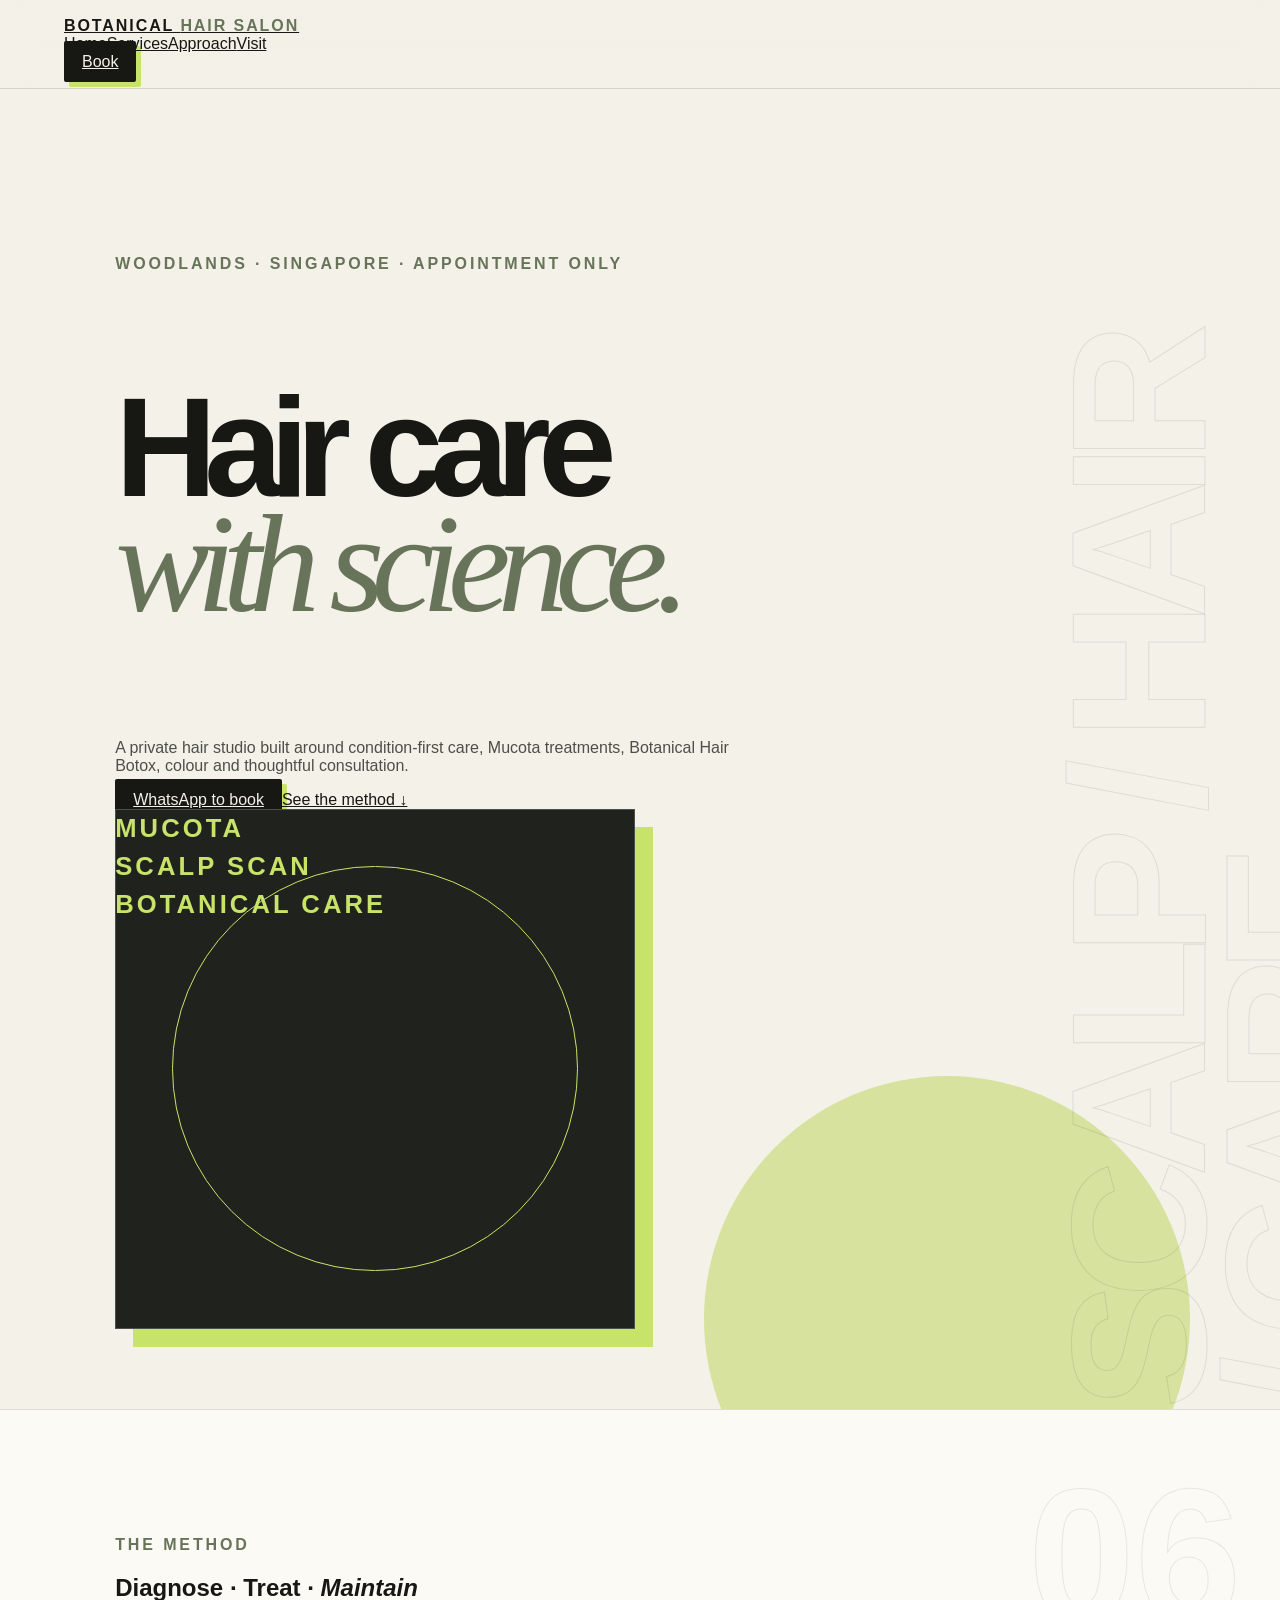
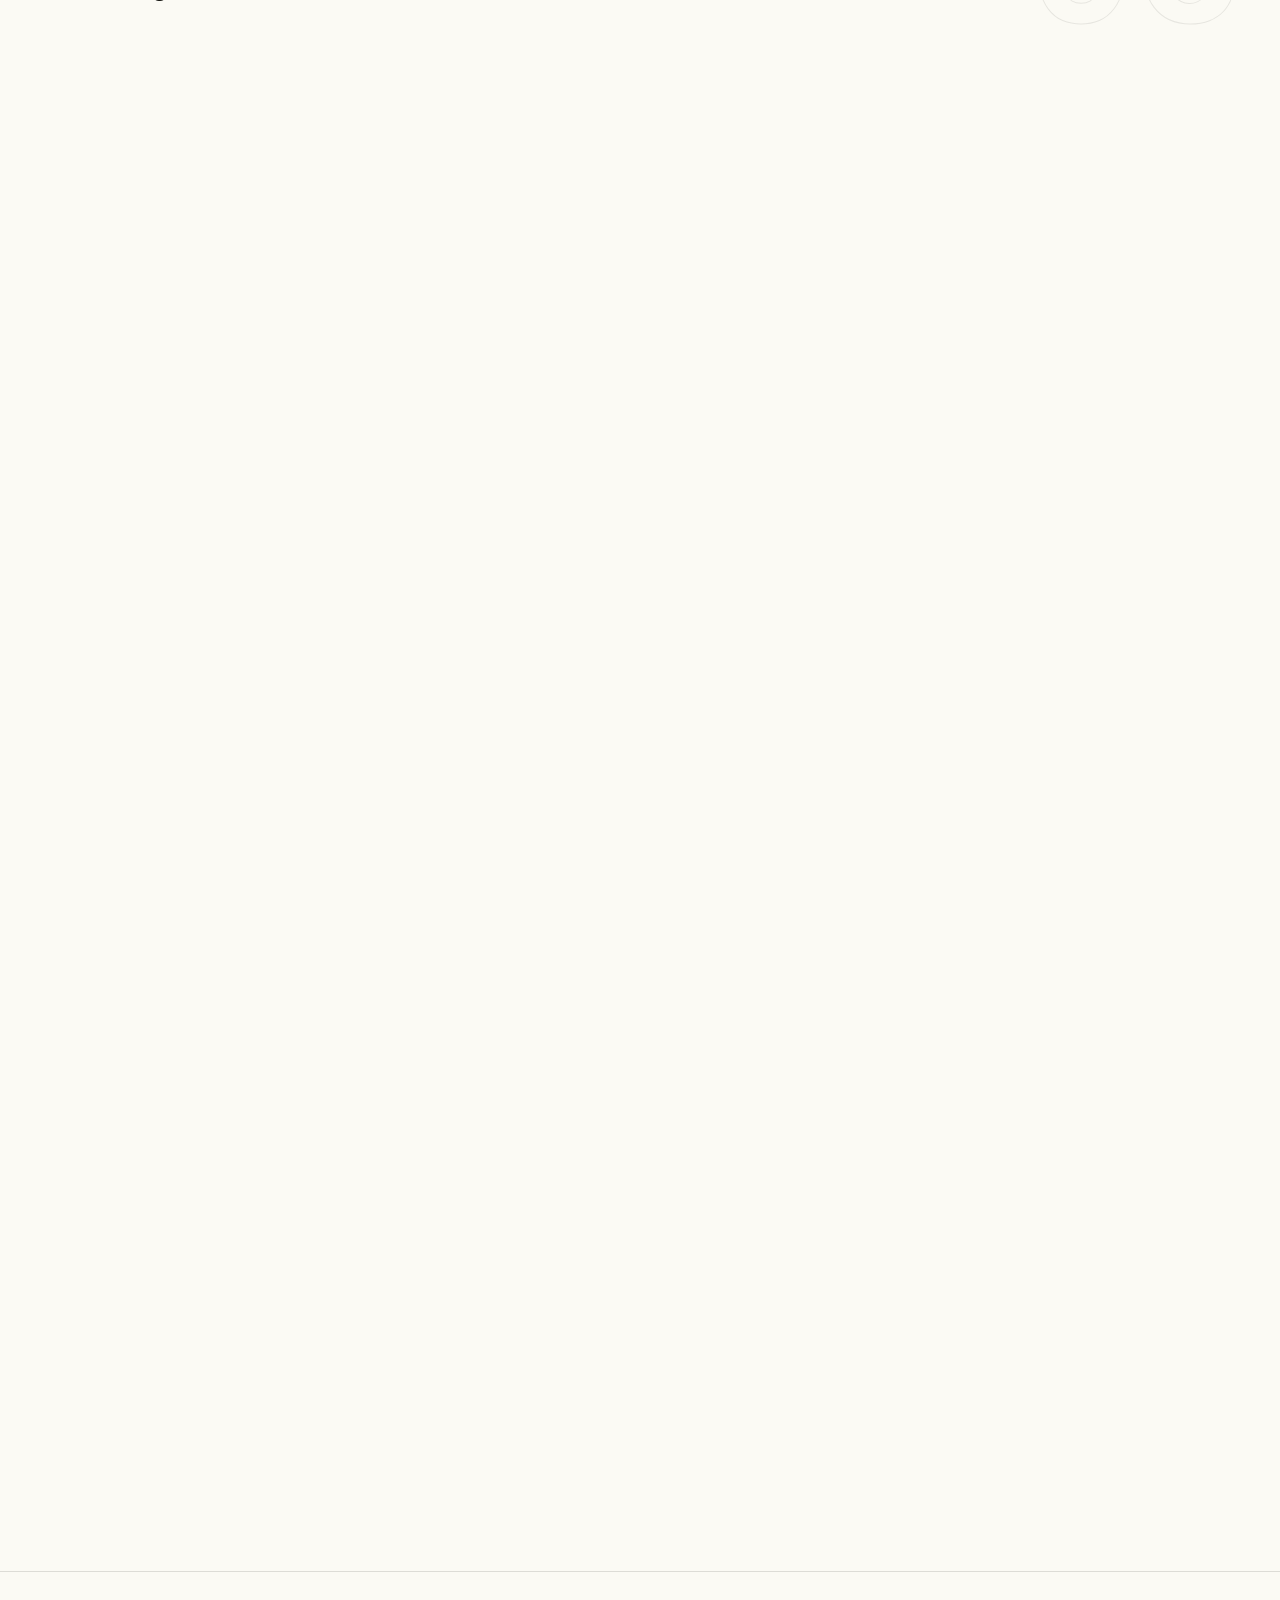
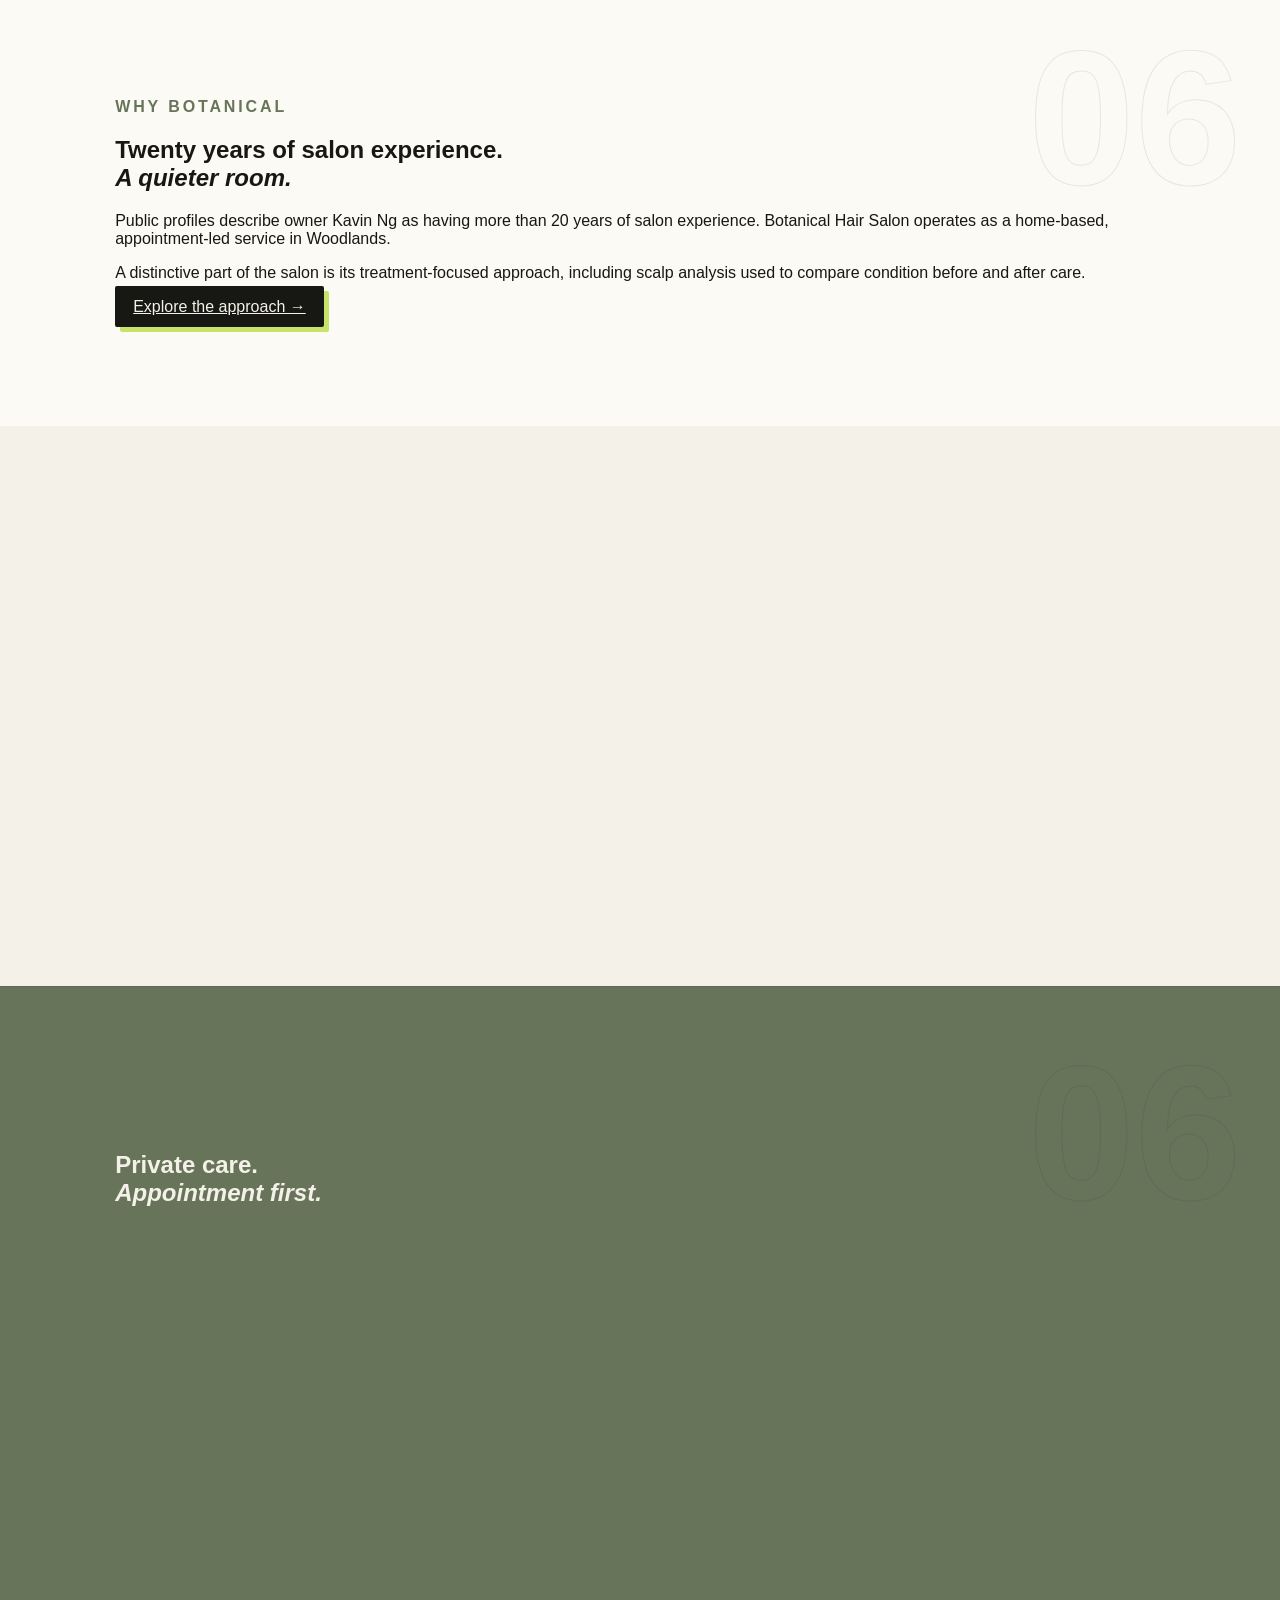
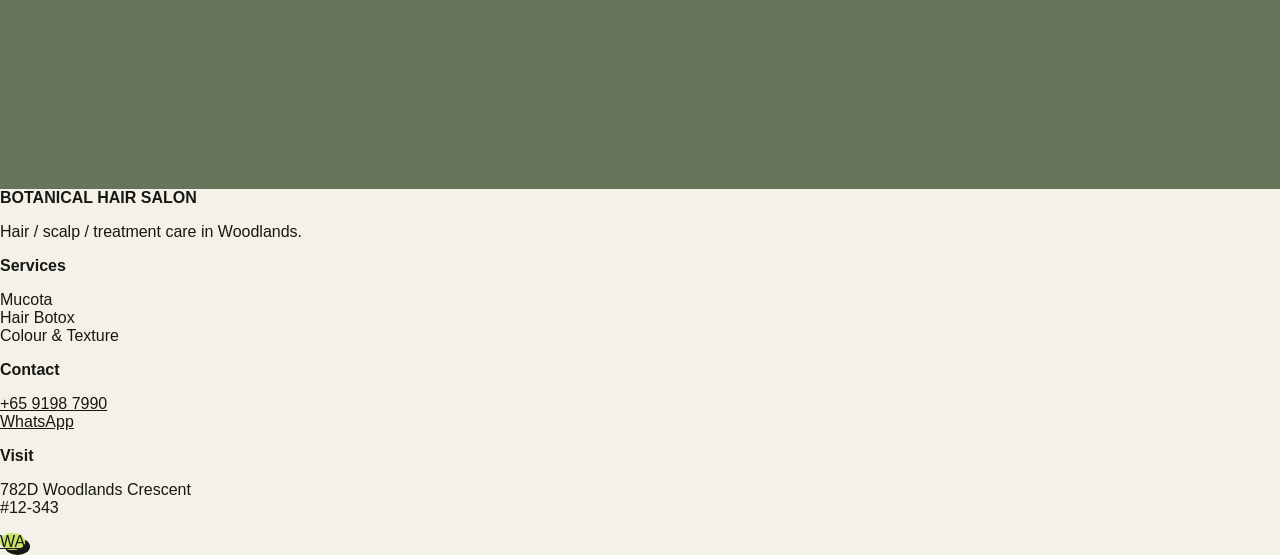
<file: index.html>
<!doctype html><html lang="en"><head><meta charset="utf-8"><meta name="viewport" content="width=device-width,initial-scale=1"><meta name="description" content="Botanical Hair Salon — private, appointment-led hair care in Woodlands, Singapore."><title>Botanical Hair Salon | Woodlands</title><link rel="stylesheet" href="site.css"></head><body><div id="loader"><div class="loader-mark"><strong>BOTANICAL</strong><span>HAIR / SCALP / CARE</span></div></div><header><a class="logo" href="index.html">BOTANICAL <span>HAIR SALON</span></a><nav><a href="index.html">Home</a><a href="services.html">Services</a><a href="experience.html">Approach</a><a href="contact.html">Visit</a></nav><a class="cta magnetic" href="https://wa.me/6591987990?text=Hi%20Botanical%20Hair%20Salon%2C%20I%27d%20like%20to%20book.">Book</a></header><main><section class="hero"><div><p class="eyebrow">WOODLANDS · SINGAPORE · APPOINTMENT ONLY</p><h1>Hair care<br><em>with science.</em></h1><p class="lead">A private hair studio built around condition-first care, Mucota treatments, Botanical Hair Botox, colour and thoughtful consultation.</p><div class="actions"><a class="btn magnetic" href="https://wa.me/6591987990?text=Hi%20Botanical%20Hair%20Salon%2C%20I%27d%20like%20to%20book.">WhatsApp to book</a><a href="#method">See the method ↓</a></div></div><div class="art tilt" aria-label="Botanical Hair Salon treatment graphic"></div></section><section class="section" id="method"><p class="eyebrow">THE METHOD</p><h2>Diagnose · Treat · <em>Maintain</em></h2><div class="grid"><article class="card reveal tilt"><b>01 / Scalp & Hair Scan</b><p>Understand condition, texture and history before deciding what your hair actually needs.</p></article><article class="card reveal tilt"><b>02 / Mucota Repair</b><p>Targeted treatment care for hair that is dry, weakened or stressed by previous chemical work.</p></article><article class="card reveal tilt"><b>03 / Botanical Botox</b><p>Conditioning and smoothing focused on feel, manageability and a healthier-looking finish.</p></article><article class="card reveal tilt"><b>04 / Colour & Texture</b><p>Colour, perming and straightening considered around suitability rather than a one-size-fits-all formula.</p></article></div></section><section class="section two" id="story"><div><p class="eyebrow">WHY BOTANICAL</p><h2>Twenty years of salon experience.<br><em>A quieter room.</em></h2></div><div><p>Public profiles describe owner Kavin Ng as having more than 20 years of salon experience. Botanical Hair Salon operates as a home-based, appointment-led service in Woodlands.</p><p>A distinctive part of the salon is its treatment-focused approach, including scalp analysis used to compare condition before and after care.</p><a class="btn" href="experience.html">Explore the approach →</a></div></section><section class="feature section reveal"><p class="eyebrow">THE BOTANICAL STANDARD</p><h2>Don't treat the hair<br><em>you wish you had.</em></h2><p class="lead">Treat the hair you actually have — its history, condition, texture and goals. Then build the service around it.</p><div class="page-nav"><a href="services.html">View treatment menu →</a><a href="contact.html">Plan a visit →</a></div></section><section class="visit section" id="visit"><p class="eyebrow">WOODLANDS MEADOW</p><h2>Private care.<br><em>Appointment first.</em></h2><div class="visit"><article class="reveal"><b>Address</b><p>782D Woodlands Crescent<br>#12-343 Woodlands Meadow<br>Singapore 734782</p><a href="https://www.google.com/maps/search/?api=1&query=782D+Woodlands+Crescent+Singapore+734782">Open Maps ↗</a></article><article class="reveal"><b>WhatsApp</b><p>+65 9198 7990</p><a href="https://wa.me/6591987990">Message the salon ↗</a></article><article class="reveal"><b>Booking</b><p>Appointment-led. Confirm the exact date, time and access instructions before travelling.</p></article></div></section></main><footer><div><strong>BOTANICAL HAIR SALON</strong><p>Hair / scalp / treatment care in Woodlands.</p></div><div><b>Services</b><p>Mucota<br>Hair Botox<br>Colour & Texture</p></div><div><b>Contact</b><p><a href="tel:+6591987990">+65 9198 7990</a><br><a href="https://wa.me/6591987990">WhatsApp</a></p></div><div><b>Visit</b><p>782D Woodlands Crescent<br>#12-343</p></div></footer><a class="float" href="https://wa.me/6591987990">WA</a><script src="site.js"></script></body></html>
</file>
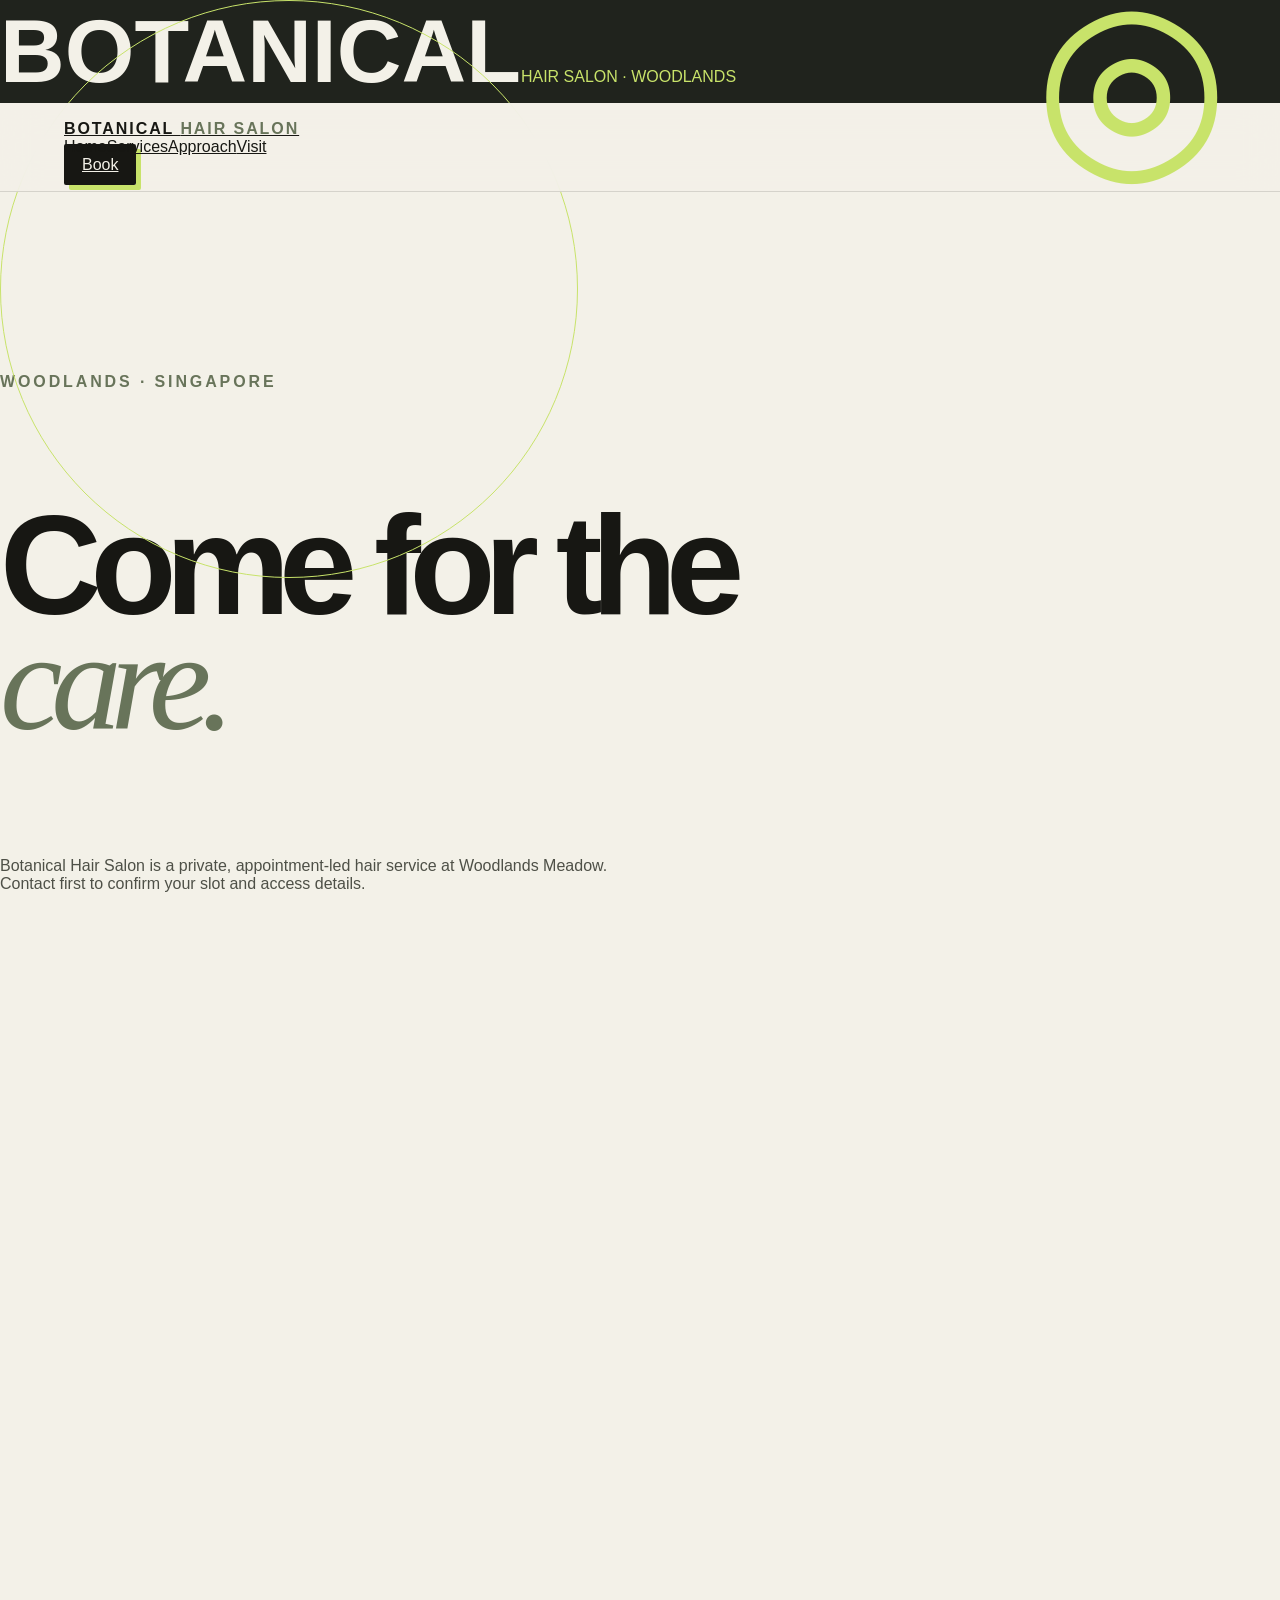
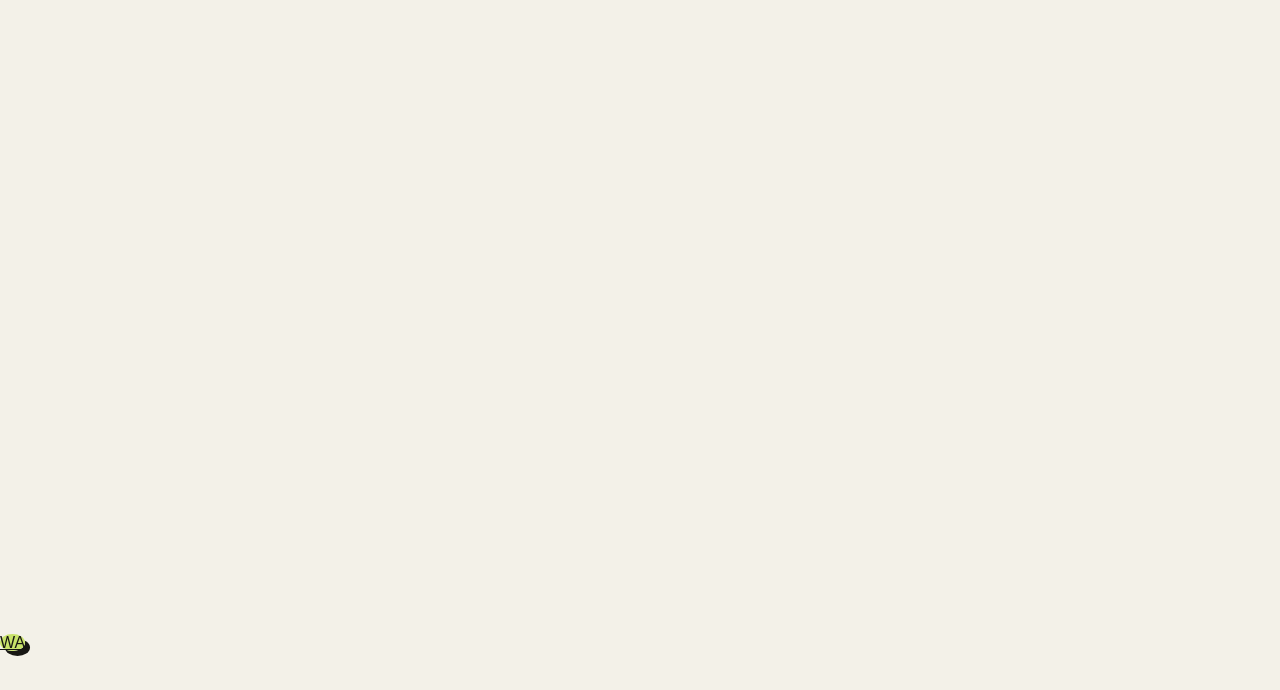
<file: contact.html>
<!doctype html><html lang="en"><head><meta charset="utf-8"><meta name="viewport" content="width=device-width,initial-scale=1"><meta name="description" content="Contact Botanical Hair Salon in Woodlands, Singapore. Book by WhatsApp or phone and get directions to 782D Woodlands Crescent."><title>Visit | Botanical Hair Salon</title><link rel="stylesheet" href="site.css"></head><body><div id="loader"><div class="loader-mark"><strong>BOTANICAL</strong><span>HAIR SALON · WOODLANDS</span></div></div><header class="site-header"><a class="logo" href="index.html">BOTANICAL <span>HAIR SALON</span></a><nav><a href="index.html">Home</a><a href="services.html">Services</a><a href="experience.html">Approach</a><a href="contact.html">Visit</a></nav><a class="cta" href="https://wa.me/6591987990?text=Hi%20Botanical%20Hair%20Salon%2C%20I%27d%20like%20to%20book%20an%20appointment.">Book</a></header><main class="page"><section class="page-hero"><p class="eyebrow">WOODLANDS · SINGAPORE</p><h1>Come for the<br><i>care.</i></h1><p class="lead">Botanical Hair Salon is a private, appointment-led hair service at Woodlands Meadow. Contact first to confirm your slot and access details.</p></section><section class="contact-grid"><article class="contact-card reveal"><p class="eyebrow">ADDRESS</p><h3>Woodlands Meadow</h3><p>782D Woodlands Crescent<br>#12-343 Woodlands Meadow<br>Singapore 734782</p><a class="big-link" href="https://www.google.com/maps/search/?api=1&query=782D%20Woodlands%20Crescent%20Singapore%20734782">Open Google Maps ↗</a></article><article class="contact-card reveal"><p class="eyebrow">CALL</p><h3>+65 9198 7990</h3><p>Use the published salon number for enquiries and appointment confirmation.</p><a class="big-link" href="tel:+6591987990">Call now →</a></article><article class="contact-card reveal"><p class="eyebrow">WHATSAPP</p><h3>Message before visiting</h3><p>Send your preferred service, hair history and a reference photo if you are considering colour, perming, rebonding or treatment.</p><a class="big-link" href="https://wa.me/6591987990?text=Hi%20Botanical%20Hair%20Salon%2C%20I%27d%20like%20to%20book%20an%20appointment.">WhatsApp →</a></article><article class="contact-card reveal"><p class="eyebrow">HOURS</p><h3>By appointment</h3><p>Public listings describe Botanical Hair Salon as appointment-based. Confirm the exact date and time directly before travelling.</p></article></section><section class="map-block reveal"><p class="eyebrow">LOCATION</p><h2>Find Botanical<br><i>Hair Salon.</i></h2><iframe title="Botanical Hair Salon location map" src="https://www.google.com/maps?q=782D%20Woodlands%20Crescent%20Singapore%20734782&output=embed" loading="lazy" allowfullscreen></iframe><a class="btn" href="https://www.google.com/maps/search/?api=1&query=782D%20Woodlands%20Crescent%20Singapore%20734782">Open in Google Maps ↗</a></section></main><a class="float" href="https://wa.me/6591987990?text=Hi%20Botanical%20Hair%20Salon%2C%20I%27d%20like%20to%20book.">WA</a><script src="site.js"></script></body></html>
</file>
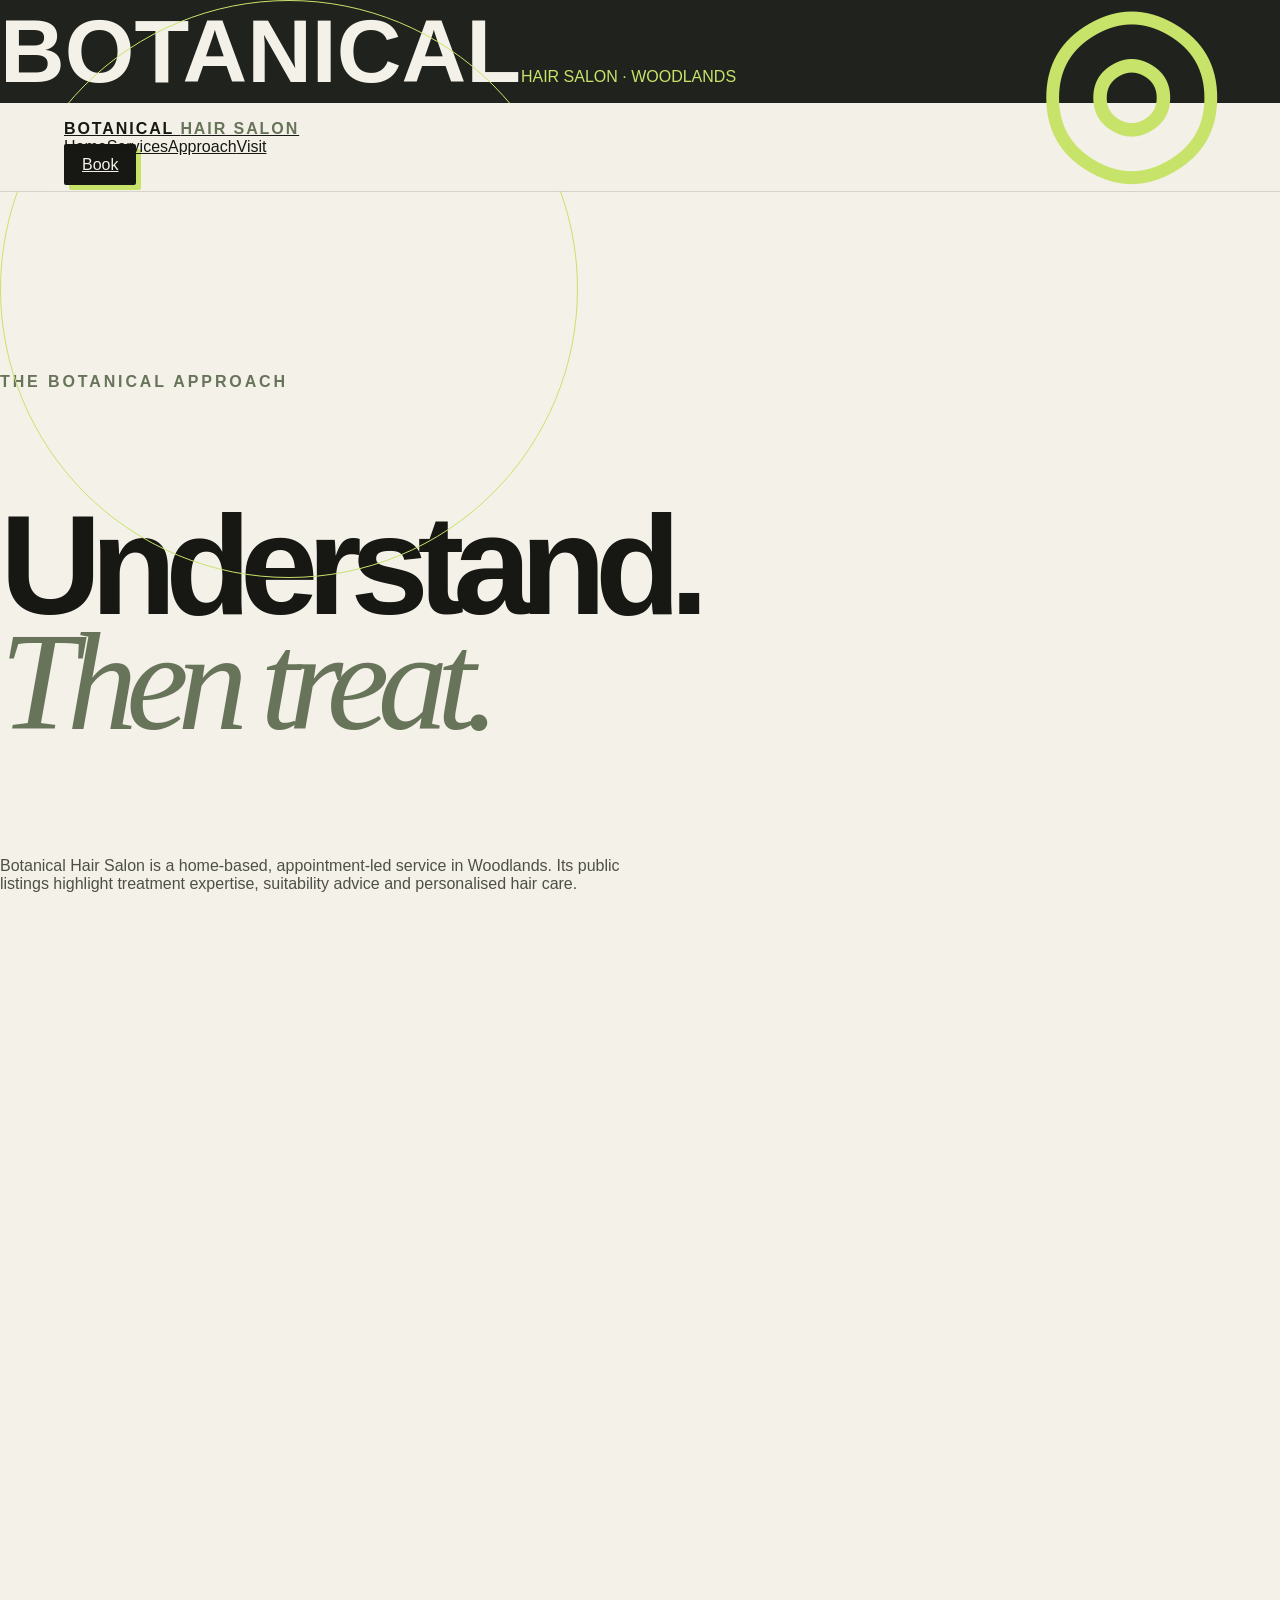
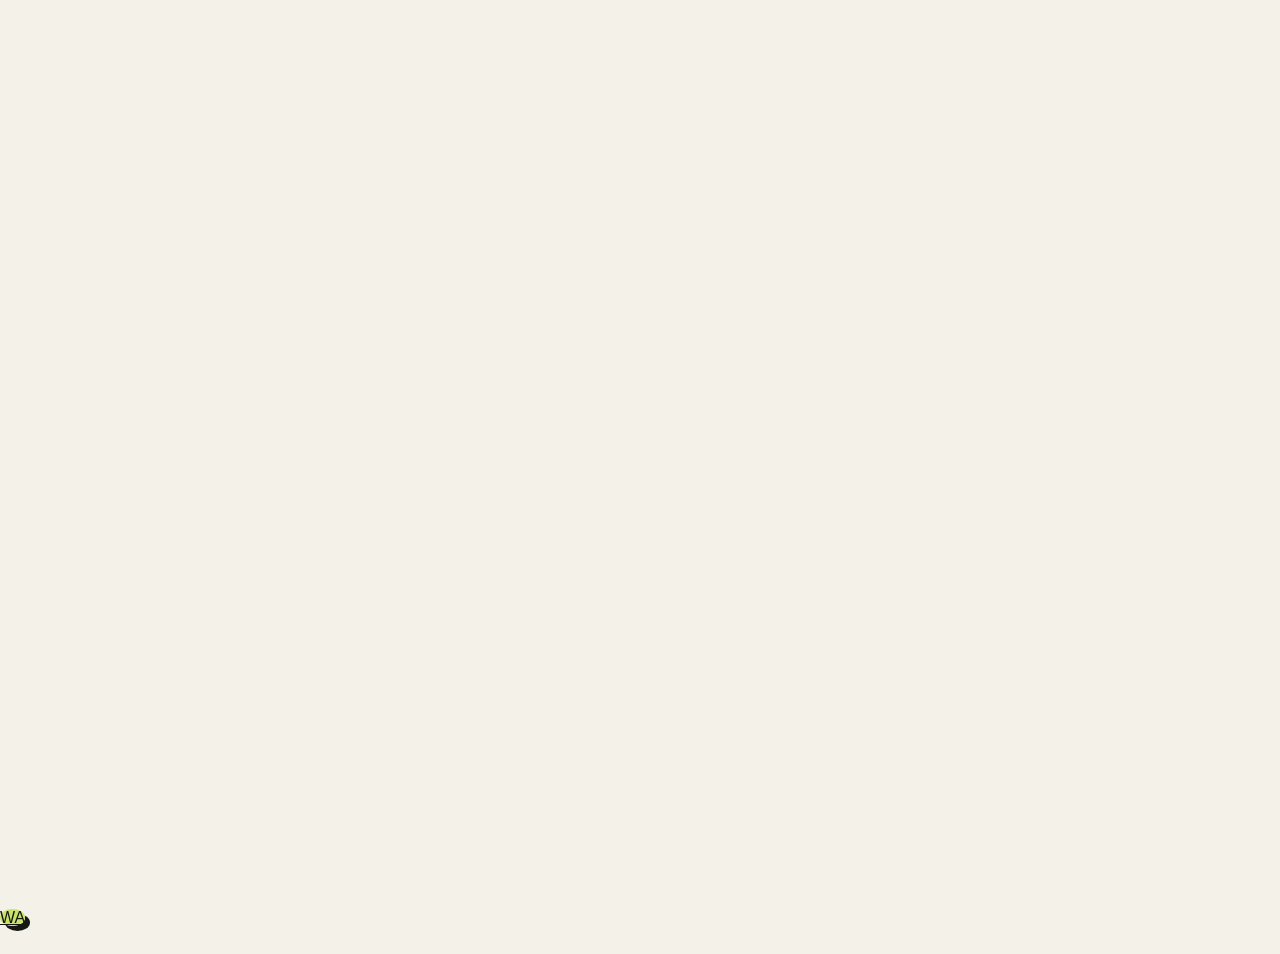
<file: experience.html>
<!doctype html><html lang="en"><head><meta charset="utf-8"><meta name="viewport" content="width=device-width,initial-scale=1"><meta name="description" content="The Botanical Hair Salon approach — consultation, hair-condition assessment, treatments and personalised care in Woodlands."><title>Approach | Botanical Hair Salon</title><link rel="stylesheet" href="site.css"></head><body><div id="loader"><div class="loader-mark"><strong>BOTANICAL</strong><span>HAIR SALON · WOODLANDS</span></div></div><header class="site-header"><a class="logo" href="index.html">BOTANICAL <span>HAIR SALON</span></a><nav><a href="index.html">Home</a><a href="services.html">Services</a><a href="experience.html">Approach</a><a href="contact.html">Visit</a></nav><a class="cta" href="https://wa.me/6591987990?text=Hi%20Botanical%20Hair%20Salon%2C%20I%27d%20like%20to%20book%20an%20appointment.">Book</a></header><main class="page"><section class="page-hero"><p class="eyebrow">THE BOTANICAL APPROACH</p><h1>Understand.<br><i>Then treat.</i></h1><p class="lead">Botanical Hair Salon is a home-based, appointment-led service in Woodlands. Its public listings highlight treatment expertise, suitability advice and personalised hair care.</p></section><section class="contact-grid"><article class="contact-card reveal"><p class="eyebrow">01 · CONSULT</p><h3>Start with the condition</h3><p>Before chemical or intensive services, discuss your current hair texture, condition and previous treatments. This makes the service more deliberate rather than one-size-fits-all.</p></article><article class="contact-card reveal"><p class="eyebrow">02 · DIAGNOSE</p><h3>Look at the history</h3><p>Previous bleaching, colouring, perming and straightening can change what is suitable. Share your hair history and recent photos so the appointment can be planned properly.</p></article><article class="contact-card reveal"><p class="eyebrow">03 · TREAT</p><h3>Repair with purpose</h3><p>Public descriptions specifically mention Mucota treatments, Botanical Hair Botox and Aveda Botanical Dry/Damaged Hair Therapy, alongside colouring and other hair services.</p></article><article class="contact-card reveal"><p class="eyebrow">04 · MAINTAIN</p><h3>Keep the result healthy</h3><p>Good aftercare matters. Ask what home routine, treatment interval and product use are appropriate for your hair after the appointment.</p></article></section><section class="feature reveal"><p class="eyebrow">A HOME-BASED EXPERIENCE</p><h2>Private, focused<br><i>and personal.</i></h2><p class="lead">Public local coverage describes the salon as home-based and appointment-only, with owner Kavin Ng bringing more than 20 years of salon experience. Reviews also highlight friendly advice and treatment choices based on hair condition.</p><div class="page-nav"><a href="services.html">Explore treatments →</a><a href="contact.html">Get directions →</a></div></section></main><a class="float" href="https://wa.me/6591987990?text=Hi%20Botanical%20Hair%20Salon%2C%20I%27d%20like%20a%20consultation.">WA</a><script src="site.js"></script></body></html>
</file>
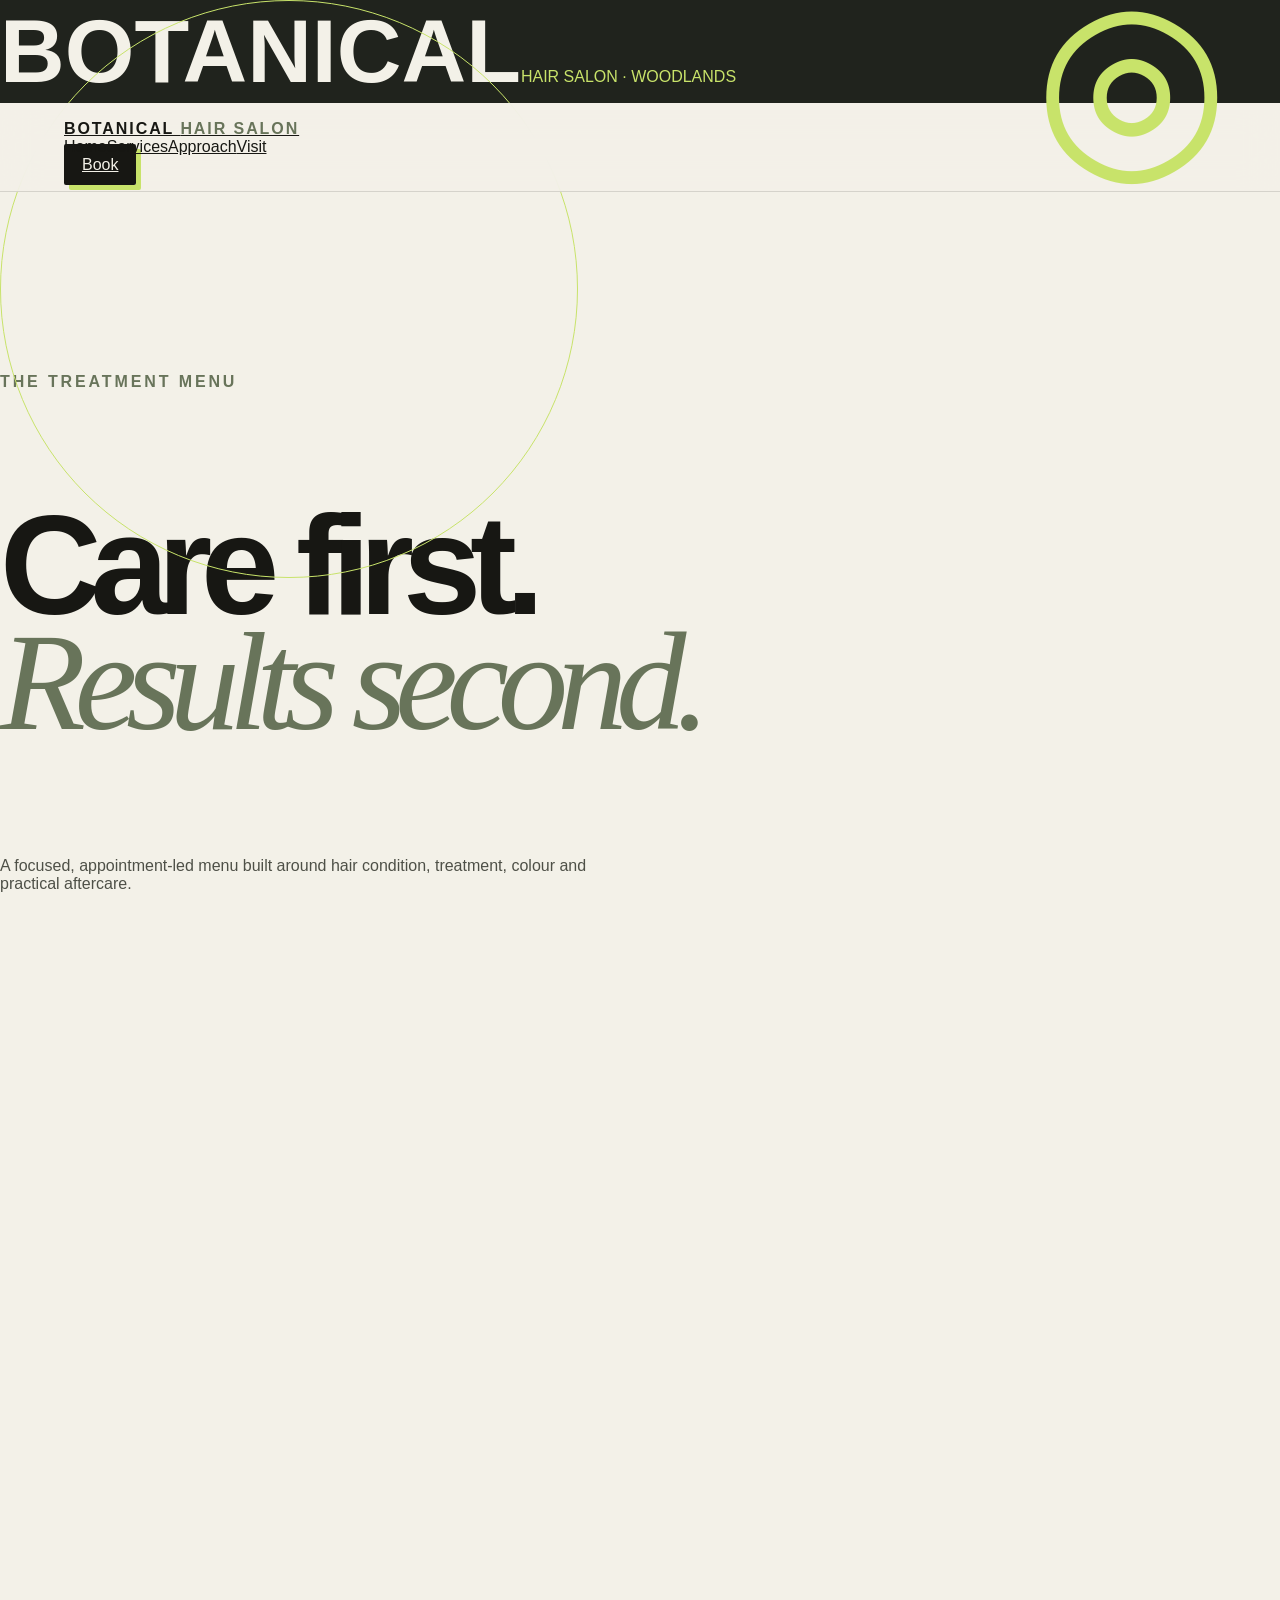
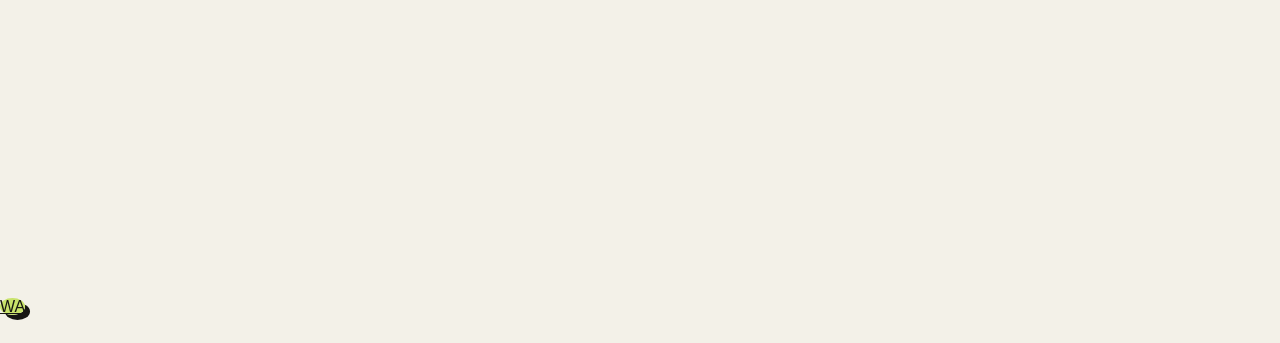
<file: services.html>
<!doctype html><html lang="en"><head><meta charset="utf-8"><meta name="viewport" content="width=device-width,initial-scale=1"><meta name="description" content="Botanical Hair Salon — Mucota treatments, Botanical Hair Botox, colour, cuts, perms and hair care in Woodlands, Singapore."><title>Services | Botanical Hair Salon</title><link rel="stylesheet" href="site.css"></head><body><div id="loader"><div class="loader-mark"><strong>BOTANICAL</strong><span>HAIR SALON · WOODLANDS</span></div></div><header class="site-header"><a class="logo" href="index.html">BOTANICAL <span>HAIR SALON</span></a><nav><a href="index.html">Home</a><a href="services.html">Services</a><a href="experience.html">Approach</a><a href="contact.html">Visit</a></nav><a class="cta" href="https://wa.me/6591987990?text=Hi%20Botanical%20Hair%20Salon%2C%20I%27d%20like%20to%20book%20an%20appointment.">Book</a></header><main class="page"><section class="page-hero"><p class="eyebrow">THE TREATMENT MENU</p><h1>Care first.<br><i>Results second.</i></h1><p class="lead">A focused, appointment-led menu built around hair condition, treatment, colour and practical aftercare.</p></section><section class="service-list"><article class="service-row reveal"><span>01</span><div><h2>Mucota Hair Treatment</h2><p>Repair-focused Mucota care for hair that feels dry, weakened or chemically stressed. A consultation helps determine the right treatment approach.</p></div><strong>Repair</strong></article><article class="service-row reveal"><span>02</span><div><h2>Botanical Hair Botox</h2><p>A conditioning and smoothing treatment designed to improve manageability and the feel of the hair while keeping its condition in focus.</p></div><strong>Care</strong></article><article class="service-row reveal"><span>03</span><div><h2>Colour + Cut + Treatment</h2><p>A combined service for clients who want colour refreshed alongside a cut and treatment. Confirm the current formula, timing and quotation before booking.</p></div><strong>Colour</strong></article><article class="service-row reveal"><span>04</span><div><h2>Colouring</h2><p>Colour services tailored around existing hair condition and previous chemical history. Share your current colour and reference photos during consultation.</p></div><strong>Colour</strong></article><article class="service-row reveal"><span>05</span><div><h2>Perm &amp; Rebonding</h2><p>Texture and straightening services are available, with suitability depending on hair history, strength and current condition.</p></div><strong>Texture</strong></article><article class="service-row reveal"><span>06</span><div><h2>Hair &amp; Scalp Care</h2><p>Condition-focused care with assessment and practical advice. The salon is also known for using scalp analysis during treatment consultations.</p></div><strong>Wellness</strong></article></section><section class="feature reveal"><p class="eyebrow">BEFORE YOU BOOK</p><h2>Your hair history<br><i>matters.</i></h2><p class="lead">For colour, perming, rebonding or intensive repair, send a clear photo of your hair and mention previous colour, bleach, perm or straightening work. The final service recommendation and price should be confirmed directly.</p><div class="page-nav"><a href="https://wa.me/6591987990?text=Hi%20Botanical%20Hair%20Salon%2C%20I%27d%20like%20a%20hair%20consultation.">WhatsApp a consultation →</a><a href="contact.html">Visit &amp; directions →</a></div></section></main><a class="float" href="https://wa.me/6591987990?text=Hi%20Botanical%20Hair%20Salon%2C%20I%27d%20like%20to%20book.">WA</a><script src="site.js"></script></body></html>
</file>
<file: site.css>
:root{--ink:#171713;--paper:#f3f1e8;--cream:#fbfaf4;--acid:#c8e36a;--sage:#68745a;--muted:#77786e;--line:#17171322;--dark:#20231d}*{box-sizing:border-box}html{scroll-behavior:smooth}body{margin:0;background:var(--paper)!important;color:var(--ink)!important;font-family:Arial,Helvetica,sans-serif;overflow-x:hidden}body:before{content:"";position:fixed;inset:0;pointer-events:none;z-index:2;opacity:.08;background-image:radial-gradient(#171713 0.7px,transparent .7px);background-size:8px 8px}a{color:inherit}header{z-index:80!important;padding:17px 5vw!important;background:#f3f1e8dd!important;color:var(--ink)!important;border-bottom:1px solid var(--line);backdrop-filter:blur(18px);transition:.35s}header.scrolled{box-shadow:0 15px 45px #17171314}.logo,.brand{letter-spacing:.12em!important;font-weight:900}.logo span{color:var(--sage)}nav a{position:relative}nav a:after{content:"";position:absolute;left:0;bottom:-7px;width:100%;height:2px;background:var(--acid);transform:scaleX(0);transform-origin:left;transition:.3s}nav a:hover:after{transform:scaleX(1)}.cta,.btn,.navcta{background:var(--ink)!important;color:var(--paper)!important;border-radius:2px!important;padding:12px 18px!important;box-shadow:5px 5px 0 var(--acid)!important;transition:.3s}.cta:hover,.btn:hover{transform:translate(-2px,-2px)!important;box-shadow:8px 8px 0 var(--acid)!important}.hero{min-height:100svh!important;padding:150px 6vw 80px!important;background:var(--paper)!important;position:relative;overflow:hidden}.hero:before{content:"SCALP / HAIR / CARE";position:absolute;right:-7vw;top:18%;font:900 clamp(5rem,15vw,14rem)/.8 Arial;letter-spacing:-.09em;color:transparent;-webkit-text-stroke:1px #17171318;writing-mode:vertical-rl;transform:rotate(180deg)}.hero:after{content:"";position:absolute;width:38vw;height:38vw;right:7vw;bottom:-12vw;background:var(--acid);border-radius:50%;mix-blend-mode:multiply;opacity:.55}.hero h1{font:900 clamp(4rem,11vw,10.5rem)/.82 Arial!important;letter-spacing:-.09em!important;max-width:1050px!important}.hero h1 em,.page-hero h1 i{font-family:Georgia,serif;font-weight:400;color:var(--sage)}.eyebrow{color:var(--sage)!important;letter-spacing:.18em!important;font-weight:900!important}.lead{max-width:650px!important;color:#4e5047!important}.art{width:min(43vw,520px)!important;aspect-ratio:1!important;border-radius:0!important;background:var(--dark)!important;box-shadow:18px 18px 0 var(--acid),inset 0 0 0 1px #fff3!important;position:relative!important;z-index:3}.art:before{content:"";position:absolute;inset:11%;border:1px solid var(--acid);border-radius:50%;animation:spin 22s linear infinite}.art:after{content:"MUCOTA\A SCALP SCAN\A BOTANICAL CARE";white-space:pre;text-align:center;color:var(--acid);font:900 clamp(1rem,2vw,1.7rem)/1.5 Arial;letter-spacing:.12em}.section{position:relative;background:var(--cream)!important;border-top:1px solid var(--line);overflow:hidden;padding-top:110px!important;padding-bottom:110px!important}.section:before{content:"06";position:absolute;right:3vw;top:35px;font:900 15vw Arial;color:transparent;-webkit-text-stroke:1px #17171316}.grid,.cards{gap:16px!important}.card,.cards article{min-height:360px!important;border:1px solid var(--line)!important;border-radius:0!important;background:var(--paper)!important;box-shadow:7px 7px 0 #17171312!important;padding:28px!important;position:relative;overflow:hidden;transition:.4s}.card:before,.cards article:before{content:"";position:absolute;width:120px;height:120px;right:-45px;top:-45px;border:18px solid var(--acid);border-radius:50%;opacity:.8}.card:hover,.cards article:hover{transform:translateY(-8px) rotate(-.6deg);box-shadow:12px 14px 0 #17171318!important}.card p{color:var(--muted)!important;margin-top:100px!important}.two{gap:8vw!important}.feature{background:var(--dark)!important;color:var(--paper)!important;border-block:0!important;min-height:560px!important;position:relative;overflow:hidden}.feature:before{content:"CARE IS DATA";position:absolute;right:-4vw;bottom:-3vw;font:900 clamp(5rem,14vw,13rem)/.8 Arial;color:transparent;-webkit-text-stroke:1px #c8e36a35;transform:rotate(-8deg)}.feature .lead,.feature p{color:#c6c7bc!important}.visit{background:var(--sage)!important;color:var(--paper)!important}.visit article{border:1px solid #fff5!important;background:#ffffff0d!important;padding:28px!important;transition:.35s}.visit article:hover{transform:translateY(-7px);background:#ffffff18!important}.service-list{max-width:1200px!important}.service-row{border-color:var(--line)!important;padding:44px 0!important;position:relative;transition:.35s}.service-row:before{content:"";position:absolute;left:-6vw;right:-6vw;top:0;bottom:0;background:var(--acid);transform:scaleX(0);transform-origin:left;transition:.45s;z-index:-1}.service-row:hover{padding-left:20px!important}.service-row:hover:before{transform:scaleX(1)}.service-row h2{font-size:clamp(2rem,5vw,4.6rem)!important;letter-spacing:-.05em}.service-row strong{color:var(--sage)!important;text-transform:uppercase;letter-spacing:.15em}.contact-card{border:1px solid var(--line)!important;border-radius:0!important;background:var(--cream)!important;min-height:260px!important;box-shadow:6px 6px 0 #17171310;transition:.4s}.contact-card:hover{transform:translate(-4px,-6px);box-shadow:12px 12px 0 var(--acid)}.big-link{font-weight:900!important}.map-block iframe{filter:grayscale(1) contrast(1.05)!important;border:1px solid var(--line)!important;border-radius:0!important}.page{padding-top:165px!important}.page-hero h1{font:900 clamp(4rem,11vw,10rem)/.82 Arial!important;letter-spacing:-.08em!important}.page-hero:after{content:"◎";position:absolute;right:4vw;top:0;font-size:14rem;color:var(--acid);line-height:.7}.page-nav a{border:1px solid var(--ink)!important;border-radius:0!important;transition:.3s}.page-nav a:hover{background:var(--ink)!important;color:var(--paper)!important}.float{width:62px!important;height:62px!important;border-radius:50%!important;background:var(--acid)!important;color:var(--ink)!important;box-shadow:5px 5px 0 var(--ink)!important;bottom:22px!important;right:22px!important}.reveal{opacity:0;transform:translateY(45px)!important;transition:.8s cubic-bezier(.2,.8,.2,1)!important}.reveal.visible{opacity:1;transform:none!important}.reveal.exit{opacity:0;transform:translateY(-30px)!important}#loader{background:var(--dark)!important;color:var(--paper)!important}#loader:before{content:"";position:absolute;width:45vw;height:45vw;border:1px solid var(--acid);border-radius:50%;animation:pulse 2s infinite}#loader strong{font:900 clamp(2rem,7vw,6rem) Arial!important}#loader span{color:var(--acid)!important}.is-loading{overflow:hidden!important}#scroll-progress{height:4px!important;background:var(--acid)!important;box-shadow:none!important;z-index:150}@keyframes spin{to{transform:rotate(360deg)}}@keyframes pulse{50%{transform:scale(1.08);opacity:.3}}@media(min-width:800px){.hero{padding-left:9vw!important;padding-right:9vw!important}.section,.feature,.visit{padding-left:9vw!important;padding-right:9vw!important}.hero{grid-template-columns:1.1fr .9fr!important}.grid,.cards{grid-template-columns:repeat(4,1fr)!important}.contact-grid{grid-template-columns:repeat(2,1fr)!important}}@media(max-width:799px){header{padding:14px 18px!important}header nav{position:fixed!important;display:flex!important;left:9px!important;right:9px!important;bottom:9px!important;padding:8px!important;background:#171713f2!important;color:var(--paper)!important;border:1px solid #ffffff25!important;border-radius:3px!important;justify-content:space-around!important;z-index:100!important;backdrop-filter:blur(20px)}header nav a{font-size:.62rem!important;padding:8px 6px!important}header .cta{padding:9px 11px!important}.hero{padding:125px 6vw 65px!important}.hero:before{right:-22vw;top:28%;font-size:25vw}.hero:after{width:70vw;height:70vw;right:-25vw;bottom:-25vw}.hero h1{font-size:clamp(3.5rem,17vw,6.4rem)!important}.art{width:76vw!important;margin:45px auto 0!important;box-shadow:12px 12px 0 var(--acid)!important}.section,.feature,.visit{padding:80px 6vw!important}.grid,.cards{grid-template-columns:1fr!important}.card,.cards article{min-height:280px!important}.card p{margin-top:60px!important}.page{padding:125px 6vw 100px!important}.page-hero h1{font-size:clamp(3.5rem,17vw,6.5rem)!important}.page-hero:after{font-size:7rem;right:0}.service-row{grid-template-columns:35px 1fr!important}.service-row strong{grid-column:2;margin-top:10px}.contact-grid{grid-template-columns:1fr!important}.map-block iframe{height:75vw!important;min-height:300px}.float{bottom:78px!important;right:16px!important}}@media(prefers-reduced-motion:reduce){*,*:before,*:after{animation-duration:.01ms!important;animation-iteration-count:1!important;scroll-behavior:auto!important;transition-duration:.01ms!important}}
</file>
